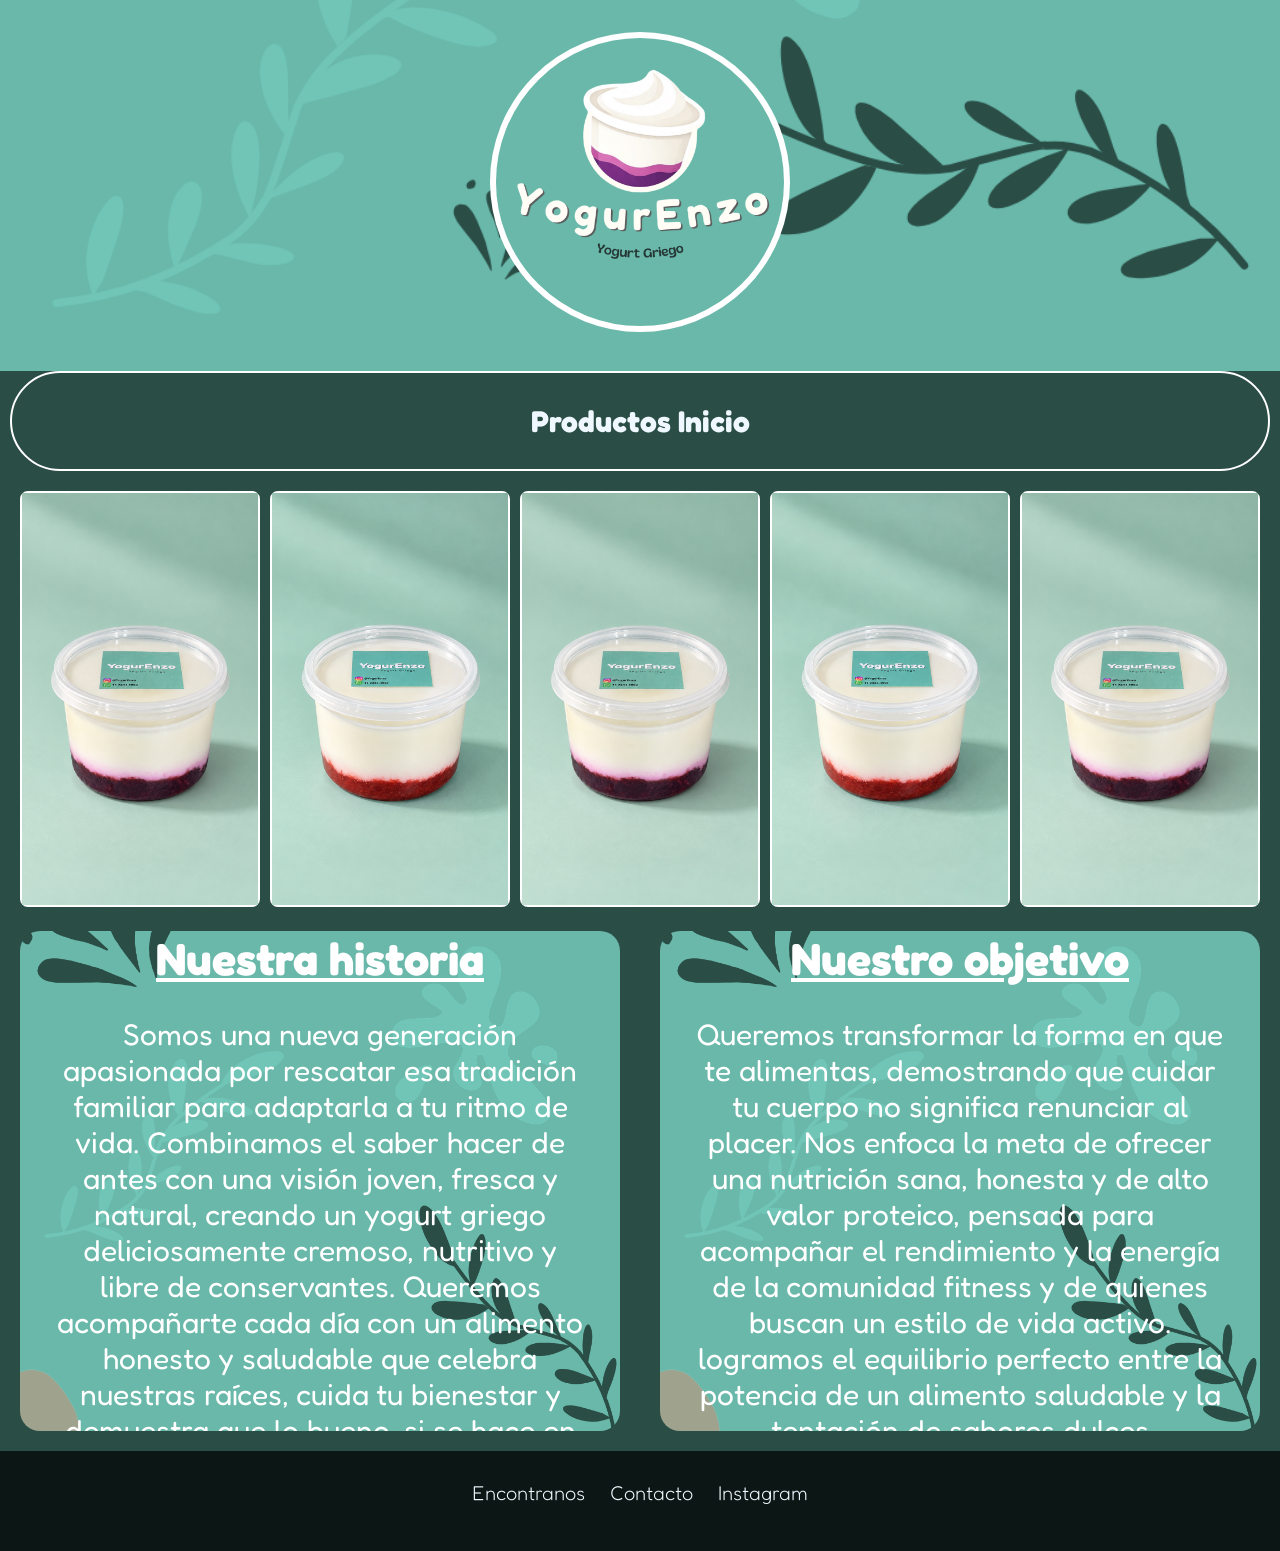
<file: index.html>
<!DOCTYPE html>
<html lang="en">
<head>
    <meta charset="UTF-8">
    <meta name="viewport" content="width=device-width, initial-scale=1.0">
    <title>Yogurenzo</title>

    <link rel="stylesheet" href="style-proyecto.css">

    <link rel="icon" href="assets/img/logo - copia.png" type="image/x-icon">

</head>
<body>
    
    <header>
       <div class="logo" >      
                <img id="logo2" src="assets/img/logo.png" width="300px">                                  
       </div>
    

    </header>
    <nav>
      <div class="enlaces">
            <a href="index2.html" target="_self">
                <span style="color:aliceblue">Productos</span>
            </a>
              <a href="#inicio" target="_self">
                <span style="color:aliceblue">Inicio</span>
            </a>
            
          
       </div>


    </nav>
    <main>
    
      <div class="imagen"><img src="assets/img/yogurt-estudio1.png"></div>
      <div class="imagen"><img src="assets/img/yogurt-estudio2.png"></div>
      <div class="imagen"><img src="assets/img/yogurt-estudio1.png"></div>
      <div class="imagen"><img src="assets/img/yogurt-estudio2.png"></div>
      <div class="imagen"><img src="assets/img/yogurt-estudio1.png"></div>

      
    </main>
    <footer class="final">

        <div class="foot">
        
          <h2> Nuestra historia</h2>    

          <p>Somos una nueva generación apasionada por rescatar esa tradición familiar para adaptarla a tu ritmo de vida.
             Combinamos el saber hacer de antes con una visión joven, fresca y natural,
              creando un yogurt griego deliciosamente cremoso, nutritivo y libre de conservantes.
              Queremos acompañarte cada día con un alimento honesto y saludable que celebra nuestras raíces, 
                cuida tu bienestar y demuestra que lo bueno,
               si se hace en familia, sabe mucho mejor.</p>


        </div>

        <div class="foot">
        
          <h2>Nuestro objetivo</h2>

          <p>Queremos transformar la forma en que te alimentas, demostrando que cuidar tu cuerpo no significa renunciar al placer.
             Nos enfoca la meta de ofrecer una nutrición sana, honesta y de alto valor proteico,
              pensada para acompañar el rendimiento y la energía de la comunidad fitness y de quienes buscan un estilo de vida activo.
            logramos el equilibrio perfecto entre la potencia de un alimento saludable y la tentación de sabores dulces irresistibles,
             elaborados para conquistar a todos los paladares.</p>


        </div>

       



    </footer>
    

        <div class="aside">
          <div class="reseña">
            
                <a href="https://www.google.com/maps/place/YOGURENZO%2F+yogurt+griego+artesana
                l/@-34.6104795,-58.3784031,15.75z/data=!4m6!3m5!1s0x95bccbd5e9d6d5b7:0xe481
                e8242755c641!8m2!3d-34.6102852!4d-58.3792578!16s%2Fg%2F11nq1vlr47?authuse
                r=4&entry=ttu&g_ep=EgoyMDI2MDkyOC4wIKXMDSoASAFQAw%3D%3D" target="_self">
                <span style="color:aliceblue">Encontranos</span>
                
                <a href="index3.html" target="_self">
                <span style="color:aliceblue">Contacto</span>

                <a href="https://www.instagram.com/yogurenzo/?hl=es-la" target="_self">
                <span style="color:aliceblue">Instagram</span>
                 
          </div>
        </div>


          



</body>
</html>
</file>
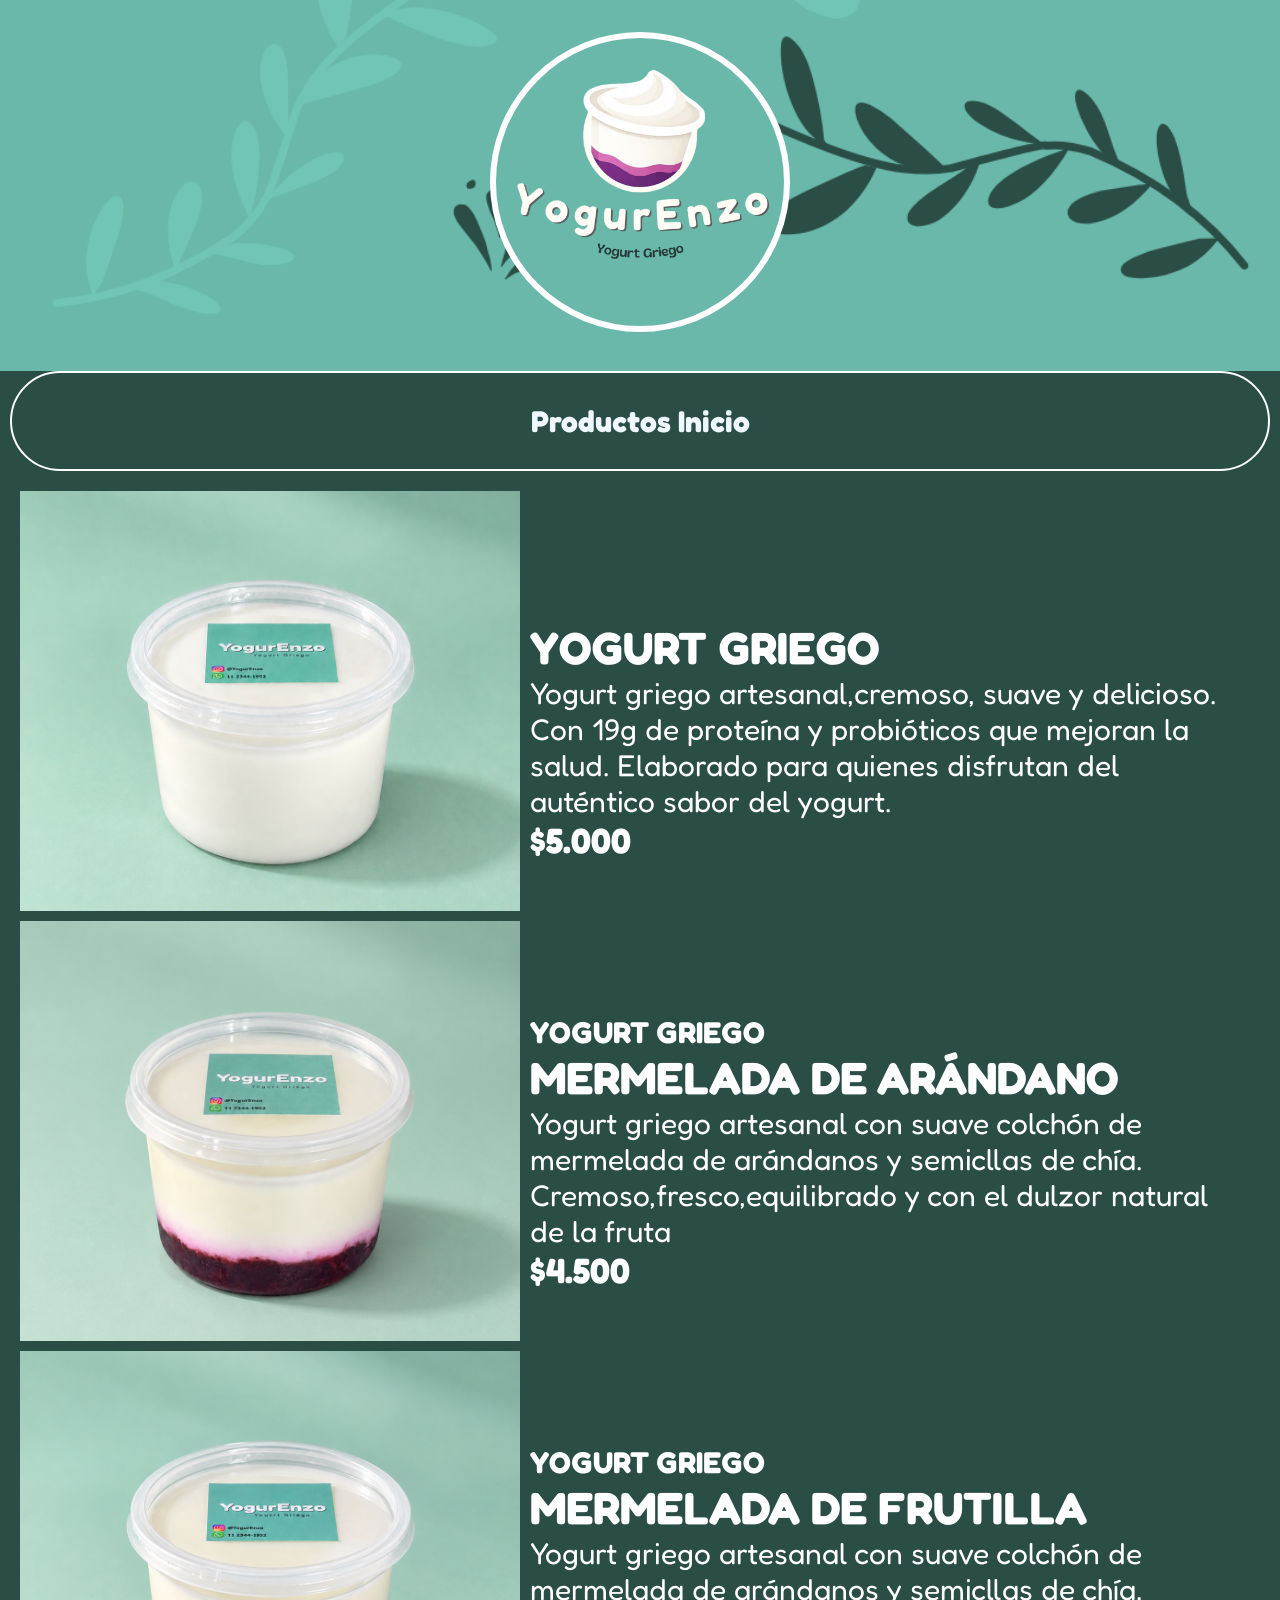
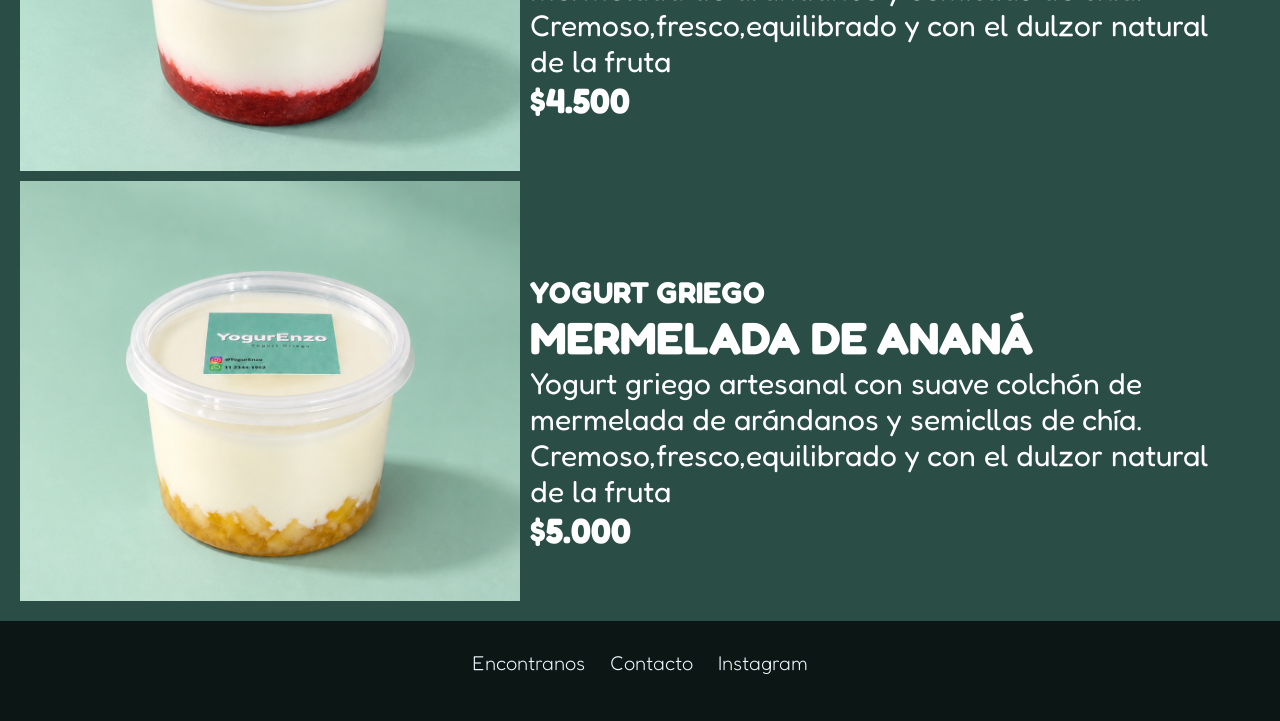
<file: index2.html>
<!DOCTYPE html>
<html lang="en">
<head>
    <meta charset="UTF-8">
    <meta name="viewport" content="width=device-width, initial-scale=1.0">
    <title>Document</title>

    <link rel="stylesheet" href="style-productos.css">

    <link rel="icon" href="assets/img/logo - copia.png" type="image/x-icon">

</head>
<body>
        
    <header>
    
       <div class="logo" >      
                <img id="logo2" src="assets/img/logo.png" width="300px">                                  
       </div>
    
      

    </header>

    <nav>
     <div class="enlaces">
        <a href="./index2.html" target="_self">
            <span style="color:aliceblue">Productos</span>
        </a>
        <a href="./index.html" target="_self">
            <span style="color:aliceblue">Inicio</span>
        </a>
      
          
      </div>


    </nav>
    <main>
    
      <div class="producto">
        <div class="imagen">
          <img src="assets/img/yogurt-estudio4.png">
        </div>
        <div class="descripcion">
          <h2>YOGURT GRIEGO</h2>  
          <span >Yogurt griego artesanal,cremoso, suave y delicioso. Con 19g de proteína y probióticos que mejoran la salud. Elaborado para quienes disfrutan del auténtico sabor del yogurt.</span>
          <h3>$5.000</h3>
        </div>
      </div>

      <div class="producto">
        <div class="imagen"><img src="assets/img/yogurt-estudio1.png"z></div>
          <div class="descripcion">
            <h4> YOGURT GRIEGO</h4>
            <h2>MERMELADA DE ARÁNDANO</h2>  
            <span >Yogurt griego artesanal con suave colchón de mermelada de arándanos y semicllas de chía. 
            Cremoso,fresco,equilibrado y con el dulzor natural de la fruta</span>
            <h3>$4.500</h3>
          </div>
        </div>

      <div class="producto">
        <div class="imagen"><img src="assets/img/yogurt-estudio2.png"z></div>
          <div class="descripcion">
            <h4> YOGURT GRIEGO</h4>
            <h2>MERMELADA DE FRUTILLA</h2>  
            <span >Yogurt griego artesanal con suave colchón de mermelada de arándanos y semicllas de chía. 
                  Cremoso,fresco,equilibrado y con el dulzor natural de la fruta</span>
            <h3>$4.500</h3>
          </div>
        </div>

        <div class="producto">
          <div class="imagen"><img src="assets/img/yogurt-estudio3.png"z></div>
            <div class="descripcion">
              <h4> YOGURT GRIEGO</h4>
              <h2>MERMELADA DE ANANÁ</h2>  
              <span >Yogurt griego artesanal con suave colchón de mermelada de arándanos y semicllas de chía. 
                     Cremoso,fresco,equilibrado y con el dulzor natural de la fruta</span>
              <h3>$5.000</h3>
            </div>
        </div>

        
        


    </main>
    <footer>

    </footer>

    
        <div class="aside">
          <div class="reseña">
            
                <a href="https://www.google.com/maps/place/YOGURENZO%2F+yogurt+griego+artesanal/@-34.6102808,-58.38183
                27,17z/data=!3m1!4b1!4m6!3m5!1s0x95bccbd5e9d6d5b7:0xe481e8242755c641
                !8m2!3d-34.6102852!4d-58.3792578!16s%2Fg%2F11nq1vlr47?authuser=4&entry=ttu&g_ep=E
                goyMDI2MDkyMS4wIKXMDSoASAFQAw%3D%3D" target="_self">
                <span style="color:aliceblue">Encontranos</span>
                
                <a href="./index3.html" target="_self">
                <span style="color:aliceblue">Contacto</span>

                <a href="https://www.instagram.com/yogurenzo/?hl=es-la" target="_self">
                <span style="color:aliceblue">Instagram</span>
                 
          </div>
        </div>


          

</body>
</html>
</file>
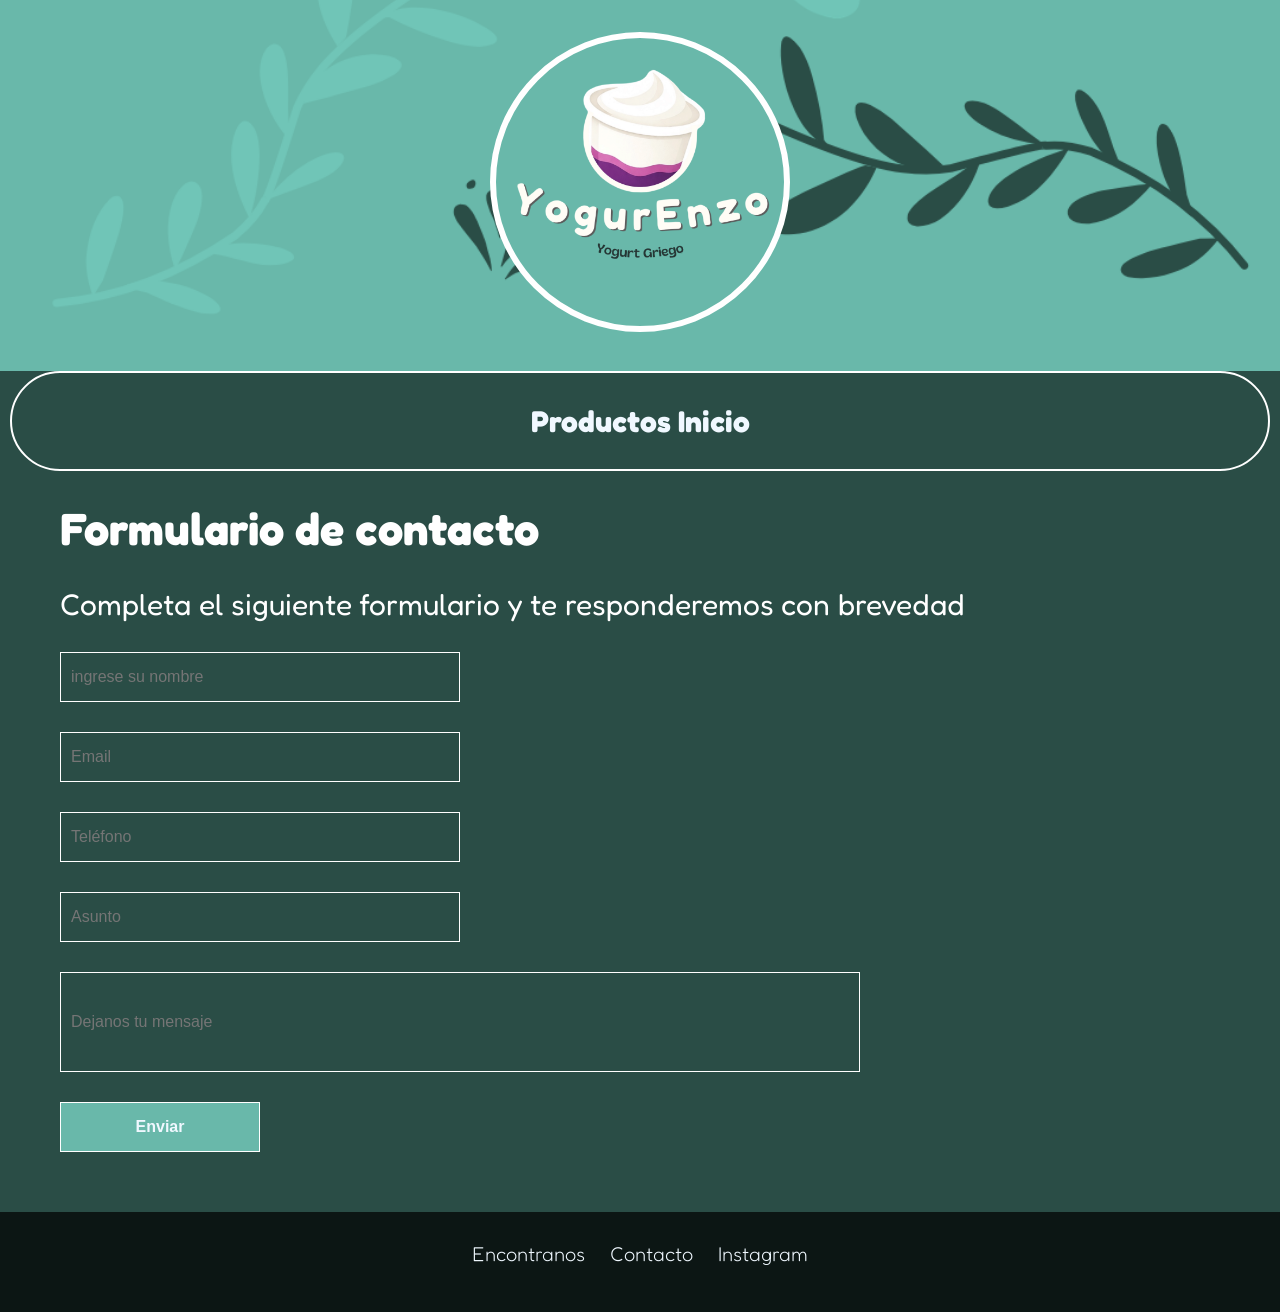
<file: index3.html>
<!DOCTYPE html>
<html lang="en">
<head>
    <meta charset="UTF-8">
    <meta name="viewport" content="width=device-width, initial-scale=1.0">
    <title>Document</title>

    <link rel="stylesheet" href="style-formulario.css">

    <link rel="icon" href="assets/img/logo - copia.png" type="image/x-icon">



</head>
<body>
    
    <header>
        <div class="logo" >      
                <img id="logo2" src="assets/img/logo.png" width="300px">                                  
    </div>
    </header>





    <nav>
      <div class="enlaces">
            <a href="index2.html" target="_self">
                <span style="color:aliceblue">Productos</span>
            </a>
              <a href="index.html" target="_self">
                <span style="color:aliceblue">Inicio</span>
            </a>
              
            
       </div>


    </nav>

    <main>

        <h2 id="titulo">
            Formulario de contacto
        </h2>

        <p>
            Completa el siguiente formulario y te responderemos con brevedad 
        </p>


        <form action="https://formspree.io/f/xrpgqpad" method="post" class="formulario">

        <div>
            <input type="text" name="nombre" id="nombre" placeholder="ingrese su nombre">
        </div>
            <input type="email" name="mail" id="mail" placeholder="Email">
        <div>
            <input type="tel" name="número" id="número" placeholder="Teléfono">
        </div>
            <input type="text" name="asunto" id="asunto" placeholder="Asunto"> 
        <div id="mensaje">
            <input type="text" name="asunto" id="mensaje" placeholder="Dejanos tu mensaje" class="ultimo-input" > 
        </div>

        
    
  
     
            <button type="submit" class="boton">
                Enviar
            </button>
       

    </main>





    </form>


     <div class="aside">
          <div class="reseña">
            
                <a href="https://www.google.com/maps/place/YOGURENZO%2F+yogurt+griego+artesana
                l/@-34.6104795,-58.3784031,15.75z/data=!4m6!3m5!1s0x95bccbd5e9d6d5b7:0xe481
                e8242755c641!8m2!3d-34.6102852!4d-58.3792578!16s%2Fg%2F11nq1vlr47?authuse
                r=4&entry=ttu&g_ep=EgoyMDI2MDkyOC4wIKXMDSoASAFQAw%3D%3D" target="_self">
                <span style="color:aliceblue">Encontranos</span>
                
                <a href="./index3.html" target="_self">
                <span style="color:aliceblue">Contacto</span>

                <a href="https://www.instagram.com/yogurenzo/?hl=es-la" target="_self">
                <span style="color:aliceblue">Instagram</span>
                 
          </div>
        </div>






</body>
</html>
</file>
<file: style-proyecto.css>
@import url('https://fonts.googleapis.com/css2?family=Fredoka:wght@300..700&display=swap');

*{
    box-sizing:border-box;
    margin:0px;
    padding:0px;
   
    
    
}
header{
    background-image: url(assets/img/banner.png);
    background-size: cover  ;
    background-repeat: no-repeat;
    background-position: center;
    
    padding: 2rem;

    .logo{
        text-align:center;

        #logo2{
            background-color: #69b8aa;
            border: 6px solid white;
            border-radius: 50%; 
            
     
        }
    }
}

body{
    background-color: #2a4d46;
    color: white;
    font-family:"Fredoka", sans-serif;
    font-size: 30px;
    text-align: center;
    
}


nav{
    margin: 0px 10px    ;
    height:100px;
    background-color: #2a4d46;
    border: 2px solid white;
    border-radius: 50px;

    
    .enlaces{
        padding:1em;
        font-size:30px;
        font-weight:bold;
        
        a{
            text-decoration: none                    
            }
       
    }
}



main{
    margin: 20px;
    display: grid;
    grid-template-columns: repeat(5, 1fr);
    grid-template-rows: 2fr 2fr 2fr 2fr 2fr;
    gap: 10px;
    height: 400px;


 
       img{
            width: 100%;
            height: 100%;  
            object-fit: cover; 
       }
    }

      .imagen{
        border: 2px solid white;
        border-radius: 8px;
        height: 26rem;
    
}




.estudio{
    text-align:center; 
    
}

footer{
    display: flex;
}


.foot{
    background-image: url(assets/img/fondo.png);
    background-size: cover;
    background-repeat: no-repeat;
    background-position: center;
    margin: 20px;
    width: 100%;
    height: 500px;
    border-radius: 20px;
    overflow:auto;

    h2{
        text-decoration: underline;
    }
}

.foot p{
    padding: 30px;
  
}

.aside{
    display: flex;
    
    
}

.reseña{
    
    width: 100%;
    height: 100px;
    background-color: #0c1614;

    padding:30px;
    word-spacing: 20px;
    font-size:20px;
    font-weight: lighter;
    
        
        a{
            text-decoration: none;
            
            }
    
}

@media (max-width: 800px){

  



    h2{
        font-size: clamp(10px, 10vw, 30px);
    }
    p{
        font-size: clamp(10px, 10vw, 20px);
    }

    #logo2{
        width: 200px;
    }

    .foot{
        height: 300px;
 
    }

    main, .imagen{
      height: 20rem;
    }

}    
    @media (max-width: 500px){
  
    p{
        font-size: clamp(10px, 10vw, 15px);
      
    }
        
    .foot{
        height: 300px;
 
    }

    main, .imagen{
      height: 11rem;
    }
}
</file>
<file: style-productos.css>
@import url('https://fonts.googleapis.com/css2?family=Fredoka:wght@300..700&display=swap');

*{
    box-sizing:border-box;
    margin:0px;
    padding:0px;
   
    
    
}
header{
     background-image: url(assets/img/banner.png);
    background-size: cover  ;
    background-repeat: no-repeat;
    background-position: center;
    
    padding: 2rem;

    .logo{
        text-align:center;

        #logo2{
            background-color: #69b8aa;
            border: 6px solid white;
            border-radius: 50%; 
            
     
        }
    }
}

body{
    background-color: #2a4d46;
    color: white;
    font-family:"Fredoka", sans-serif;
    font-size: 30px;
    text-align: center;
    
}


nav{
    margin: 0px 10px    ;
    height:100px;
    background-color: #2a4d46;
    border: 2px solid white;
    border-radius: 50px;

    
    .enlaces{
        padding:1em;
        font-size:30px;
        font-weight:bold;
        
        a{
            text-decoration: none                    
            }
       
    }
}

main{
    margin: 20px;
  



}    
   
.producto{
    display: flex;
    gap: 10px;
    margin: 10px 0px;
    align-items: flex-end;
}

    .imagen{
       
        height: 420px;
        width: 500px;
     
       img{
            width: 100%;
            height: 100%;  
            object-fit: cover; 
       }
    }

    .descripcion{
        font-weight: 400;
        width: 700px;
        text-align: left;
        padding: 50px 0px;
    
        


    }





.aside{
    display: flex;
    
    
}

.reseña{
    
    width: 100%;
    height: 100px;
    background-color: #0c1614;
    justify-content: end;
    padding:30px;
    word-spacing: 20px;
    font-size:20px;
    font-weight: lighter;
    
        
        a{
            text-decoration: none;
            
            }
    
}


@media (max-width: 800px){

  



   
    .descripcion{
        font-size: clamp(10px, 10vw, 20px);
    }

    #logo2{
        width: 200px;
    }

    .foot{
        height: 300px;
 
    }

    main{
        height:auto
    }

    .imagen{
        height: 20rem;
    }
}    
    @media (max-width: 500px){
  
    .descripcion{
        font-size: clamp(10px, 10vw, 15px);
      
    }
        
    .foot{
        height: 300px;
 
    }

    main{
        height:auto
    }

    .imagen{
        height: 11rem;
    }
}
</file>
<file: style-formulario.css>
@import url('https://fonts.googleapis.com/css2?family=Fredoka:wght@300..700&display=swap');

*{
    box-sizing:border-box;
    margin:0px;
    padding:0px;
    
}
header{
    background-image: url(assets/img/banner.png);
    background-size: cover  ;
    background-repeat: no-repeat;
    background-position: center;
    
    padding: 2rem;

    .logo{
        text-align:center;

        #logo2{
            background-color: #69b8aa;
            border: 6px solid white;
            border-radius: 50%; 
            
     
        }
    }
}

body{
    background-color: #2a4d46;
    color: white;
    font-family:"Fredoka", sans-serif;
    font-size: 30px;
   
}


nav{
    margin: 0px 10px;
    height:100px;
    background-color: #2a4d46;
    border: 2px solid white;
    border-radius: 50px;
    text-align: center;
    
    .enlaces{
        padding:1em;
        font-size:30px;
        font-weight:bold;
        
        
        a{
            text-decoration: none;
            
            }
       
    }
}

main, p, h2{
    margin: 30px;
}


.formulario input{

    display: flex;
    flex-direction: column;
    margin:  30px;
    padding: 10px;
    width: 400px;
    height: 50px;
    background-color: #2a4d46;
    color: aliceblue;
    font-size: 16px;
    border: 1px solid rgb(255, 255, 255);
   
}

#mensaje{
    height: 100px;
    width: 800px;
}

.boton{
    cursor: pointer;
    margin: 30px;
    width: 200px;
    height: 50px;
    background-color: #69b8aa;
    color: aliceblue;
    font-weight: bolder;
    font-size: 16px;
    border: 1px solid rgb(255, 255, 255);
}


.aside{
    display: flex;
    
    
}

.reseña{
    
    width: 100%;
    height: 100px;
    background-color: #0c1614;
    text-align: center;
    padding:30px;
    word-spacing: 20px;
    font-size:20px;
    font-weight: lighter;
    
        
        a{
            text-decoration: none;
            
            }
    
}




@media (max-width: 800px){

    h2{
        font-size: clamp(10px, 10vw, 30px);
    }

    p{
        font-size: clamp(10px, 10vw, 20px);
    }

    #logo2{
        width: 200px;
    }

  

    main{
        height:auto;
    }

    .formulario input {
        width: 200px;
        margin: 10px;
    }

    #mensaje {
        width: calc(100% - 20px);
    }
  
}    
    @media (max-width: 500px){
  
    h2{
        font-size: clamp(10px, 10vw, 20px);
    }

    p{
        font-size: clamp(10px, 10vw, 15px);
    }
     
        
    

    main{
        height:auto
    }

}
</file>
